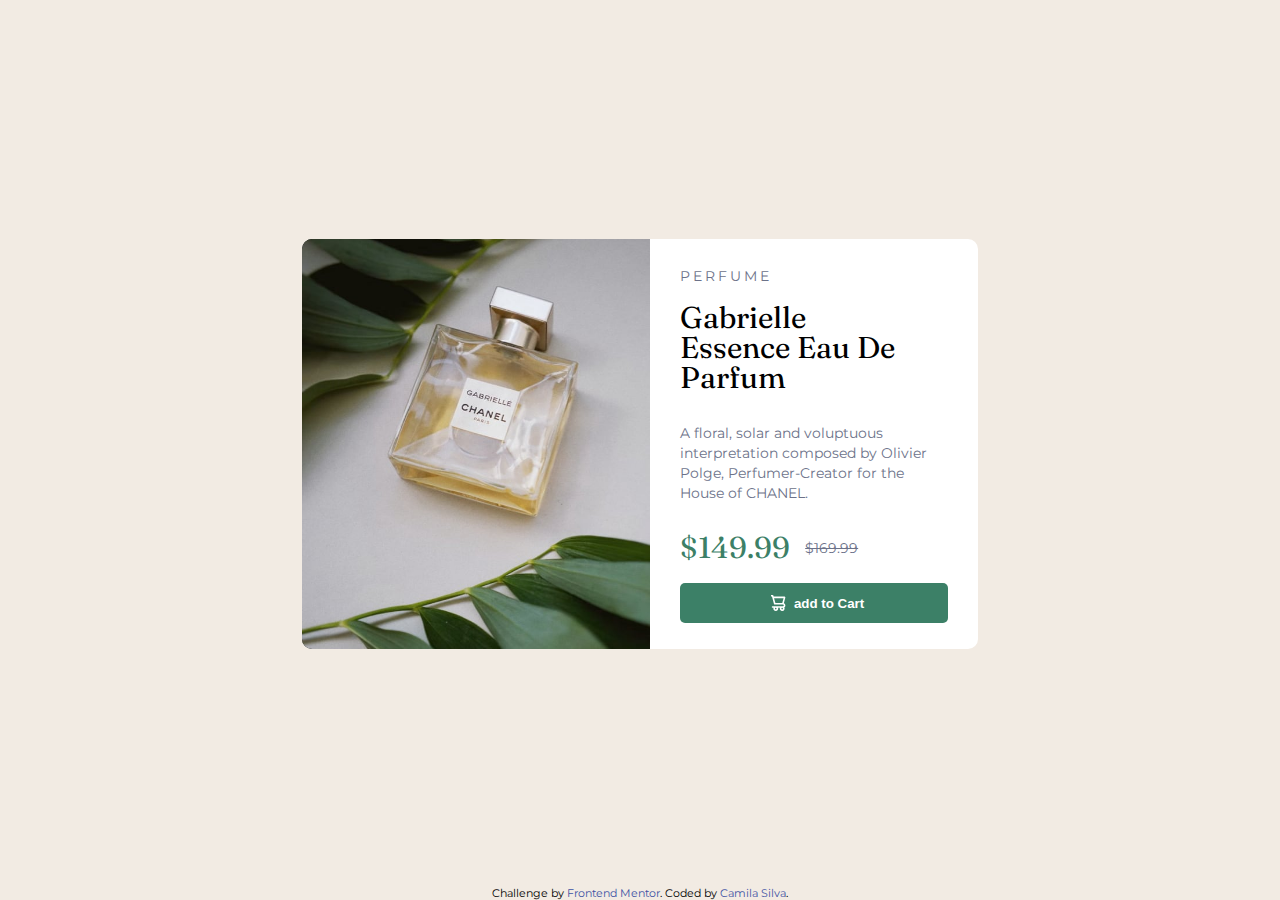
<file: card-ilustrativo-nilvel_novato/index.html>
<!DOCTYPE html>
<html lang="en">

<head>
  <meta charset="UTF-8">
  <meta name="viewport" content="width=device-width, initial-scale=1.0">
  <!-- displays site properly based on user's device -->

  <link rel="stylesheet" href="./assets/css/reset.css">
  <link rel="stylesheet" href="./assets/css/main.css">

  <link rel="preconnect" href="https://fonts.googleapis.com">
  <link rel="preconnect" href="https://fonts.gstatic.com" crossorigin>
  <link
    href="https://fonts.googleapis.com/css2?family=Fraunces:opsz,wght@9..144,700&family=Montserrat:wght@500;700&display=swap"
    rel="stylesheet">
  <link rel="icon" type="image/png" sizes="32x32" href="./assets/images/favicon-32x32.png">

  <title>Frontend Mentor | Product preview card component</title>

  <!-- Feel free to remove these styles or customise in your own stylesheet 👍 -->
  <style>
    .attribution {
      font-size: 11px;
      text-align: center;
    }

    .attribution a {
      color: hsl(228, 45%, 44%);
    }
  </style>
</head>

<body class="corpo-html">

  <main class="conteudo-principal">

    <div class="conteudo-principal__container-conteudo-principal">

      <div class="container-conteudo-principal__img-conteudo">

        <picture>

          <source media="(min-width: 710px)" srcset="./assets/images/image-product-desktop.jpg">

          <img src="./assets/images/image-product-mobile.jpg">
          

        </picture>
      </div>

      <div class="container-conteudo-principal__inf-produto">


        <h2 class="inf-produto__class-de-produto">Perfume</h2>

        <h1 class="inf-produto__nome-do-produto"> <span class="quebra-linha">Gabrielle </span> Essence Eau De Parfum
        </h1>

        <p class="inf-produto__parag-sobre-produto">A floral, solar and voluptuous interpretation composed by Olivier
          Polge,
          Perfumer-Creator for the House of CHANEL.</p>

        <div class="inf-produto__precos">
          <h2 class="precos__preco-produto-desconto">$149.99</h2>
          <h2 class="precos__preco-produto">$169.99</h2>
        </div>


        <button class="inf-produto__botao-comprar"> <span class="icone-carrinho"></span> add to Cart</button>


      </div>

    </div>

  </main>

  <footer>
    <div class="attribution">
      Challenge by <a href="https://www.frontendmentor.io?ref=challenge" target="_blank">Frontend Mentor</a>.
      Coded by <a href="#">Camila Silva</a>.
    </div>
  </footer>

</body>

</html>
</file>
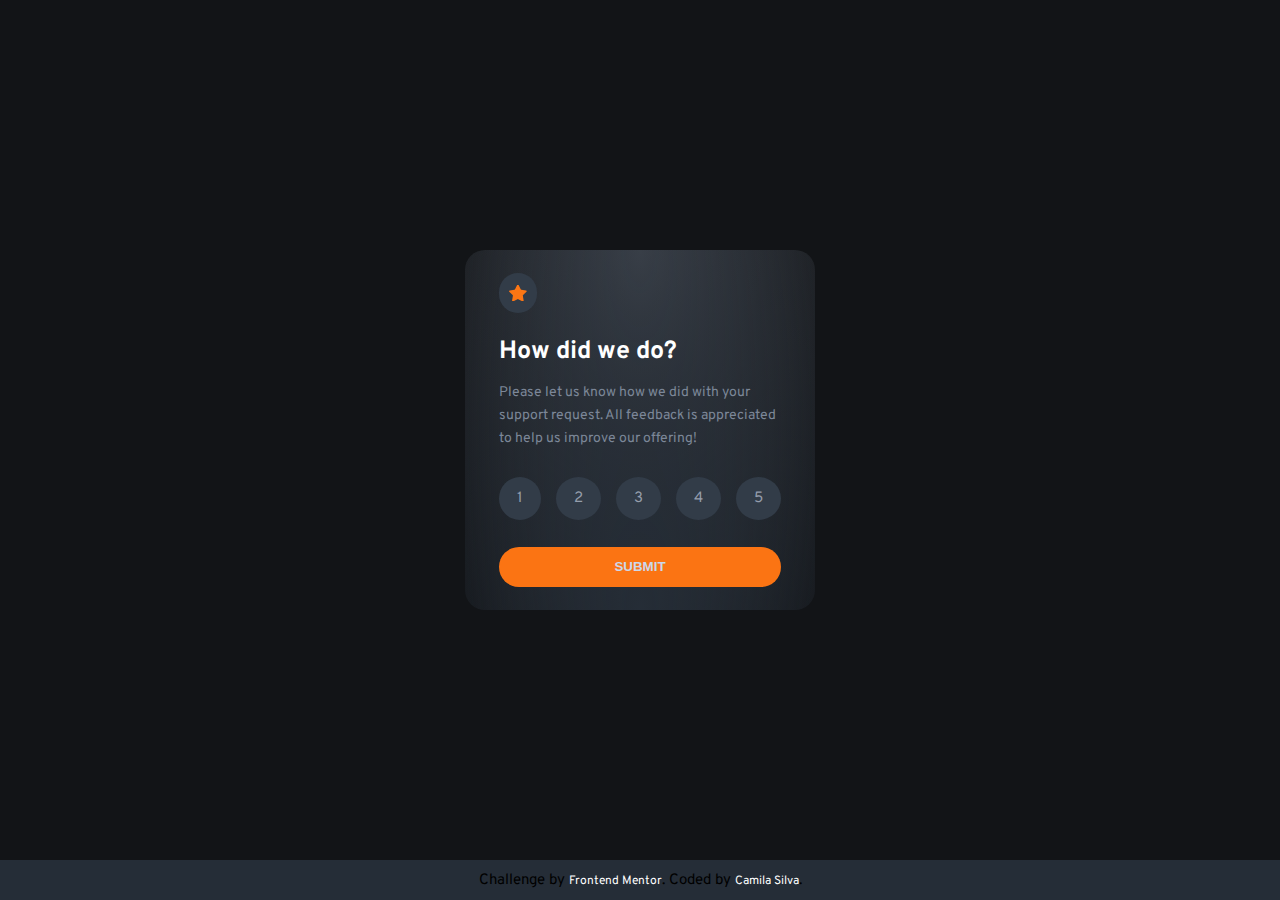
<file: card-interativo-notas/index.html>
<!DOCTYPE html>
<html lang="en">

<head>
  <meta charset="UTF-8">
  <meta name="viewport" content="width=device-width, initial-scale=0">
  <link rel="shortcut icon" href="./assets/images/favicon-32x32.png" type="image/x-icon">
  <title>Frontend Mentor | Interactive rating component</title>

  <link rel="stylesheet" href="./assets/style/reset.css">


  <link rel="preconnect" href="https://fonts.googleapis.com">
  <link rel="preconnect" href="https://fonts.gstatic.com" crossorigin>
  <link href="https://fonts.googleapis.com/css2?family=Overpass:wght@400;700&display=swap" rel="stylesheet">
  <link rel="stylesheet" href="./assets/style/css/main.css">

  <script src="./assets/javascript/main.js" defer></script>
</head>

<body class="pagina-corpo">

  <main class="conteudo-principal">
    <section class="secao-principal">
      <div class="secao-principal__container-secao">

        <div class="container-secao__container-icone"><span class="container-icone__estrela"></span></div>

        <h2 class="container-secao__titulo-secao">How did we do?</h2>

        <p class="container-secao__parag-secao">Please let us know how we did with your support request. All feedback is
          appreciated
          to help us improve our offering!
        </p>

        <ul class="container-secao__lista-avaliacao">
          <li class="lista-avaliacao_itens" value="1">1</li>
          <li class="lista-avaliacao_itens" value="2">2</li>
          <li class="lista-avaliacao_itens" value="3">3</li>
          <li class="lista-avaliacao_itens" value="4">4</li>
          <li class="lista-avaliacao_itens" value="5">5</li>
        </ul>

        <button class="container-secao__botao">Submit</button>

      </div>
    </section>


    <div class="container-agradecimento">
      <i class="container-agradecimento__botao-fechar">x</i>
      <img src="./assets/images/illustration-thank-you.svg" alt="" class="container-agradecimento__img">
      <span class="container-agradecimento__nota">
        You selected <span class="container-nota-escolhida">1</span> out of 5
      </span>

      <h3 class="container-agradecimento__titulo">Thank you!</h3>

      <p class="container-agradecimento__parag">We appreciate you taking the time to give a rating. If you ever need
        more support,
        don’t hesitate to get in touch!</p>

    </div>


  </main>






  <footer class="footer">
    <div class="attribution container-footer">
      <p class="container-footer__parag-footer">Challenge by <a href="https://www.frontendmentor.io?ref=challenge"
          target="_blank" class="parag-footer__ancora">Frontend Mentor</a>.
        Coded by <a href="#" class="parag-footer__ancora">Camila Silva</a>.</p>
    </div>
  </footer>

</body>

</html>
</file>
<file: card-ilustrativo-nilvel_novato/assets/css/main.css>
.corpo-html {
  font-family: "Montserrat", sans-serif;
  font-size: 1.4rem;
  max-width: 1440px;
  background-color: hsl(30deg, 38%, 92%);
  height: 100vh;
  overflow: hidden;
}

.conteudo-principal {
  height: calc(100vh - 1.2rem);
  display: flex;
  justify-content: center;
  align-items: center;
  padding: 1rem;
}

.conteudo-principal__container-conteudo-principal {
  display: flex;
  max-width: 676px;
  max-height: 410px;
  border-radius: 1rem;
  overflow: hidden;
  background-color: hsl(0deg, 0%, 100%);
}

.container-conteudo-principal__img-conteudo {
  background-color: rgb(6, 7, 7);
  flex: 1.3;
}

.container-conteudo-principal__img-conteudo picture img {
  width: 100%;
  max-height: 414px;
  object-fit: cover;
}

.container-conteudo-principal__inf-produto {
  flex: 1;
  padding: 3rem;
  flex-shrink: 3;
}
.container-conteudo-principal__inf-produto .inf-produto__class-de-produto {
  text-transform: uppercase;
  color: hsl(228deg, 12%, 48%);
  letter-spacing: 0.3rem;
}
.container-conteudo-principal__inf-produto .inf-produto__nome-do-produto {
  color: black;
  font-family: "Fraunces", serif;
  font-size: 3rem;
  padding: 2rem 0rem 3rem;
}
.container-conteudo-principal__inf-produto .inf-produto__nome-do-produto .quebra-linha {
  display: block;
}
.container-conteudo-principal__inf-produto .inf-produto__parag-sobre-produto {
  color: hsl(228deg, 12%, 48%);
  padding: 0rem 0rem 3rem;
  line-height: 2rem;
  text-align: left;
}
.container-conteudo-principal__inf-produto .inf-produto__precos {
  display: flex;
  gap: 1.5rem;
  align-items: center;
  padding-bottom: 2rem;
}
.container-conteudo-principal__inf-produto .inf-produto__precos .precos__preco-produto-desconto {
  color: hsl(158deg, 36%, 37%);
  font-family: "Fraunces", serif;
  font-size: 3rem;
}
.container-conteudo-principal__inf-produto .inf-produto__precos .precos__preco-produto {
  color: hsl(228deg, 12%, 48%);
  text-decoration: line-through;
}
.container-conteudo-principal__inf-produto .inf-produto__botao-comprar {
  width: 100%;
  height: 4rem;
  background-color: hsl(158deg, 36%, 37%);
  border: none;
  border-radius: 0.5rem;
  color: hsl(0deg, 0%, 100%);
  font-weight: 700;
  cursor: pointer;
  transition: background-color 0.3s ease-in-out;
  display: flex;
  justify-content: center;
  align-items: center;
}
.container-conteudo-principal__inf-produto .inf-produto__botao-comprar .icone-carrinho {
  background-image: url("../images/icon-cart.svg");
  background-repeat: no-repeat;
  background-position: center;
  display: inline-block;
  height: 2rem;
  width: 3rem;
}
.container-conteudo-principal__inf-produto .inf-produto__botao-comprar:hover {
  background-color: hsl(157deg, 37%, 22%);
}

@media (max-width: 710px) {
  html {
    font-size: 50%;
  }
  .corpo-html {
    display: flex;
    justify-content: center;
    align-items: center;
    flex-direction: column;
    padding-top: 2.9rem;
  }
  .conteudo-principal {
    width: 70%;
    height: 900px;
    margin-bottom: 3rem;
  }
  .conteudo-principal__container-conteudo-principal {
    flex-direction: column;
    max-height: 600px;
  }
  .container-conteudo-principal__img-conteudo {
    height: 300px;
    flex: none;
  }
  .container-conteudo-principal__img-conteudo picture img {
    height: 100%;
  }
  .container-conteudo-principal__inf-produto .inf-produto__nome-do-produto > .quebra-linha {
    display: inline;
  }
}
@media (max-width: 460px) {
  html {
    font-size: 40%;
  }
}
@media (max-width: 380px) {
  .container-conteudo-principal__img-conteudo {
    height: 232px;
  }
}

/*# sourceMappingURL=main.css.map */
</file>
<file: card-interativo-notas/assets/style/css/main.css>
.pagina-corpo {
  font-size: 1.5rem;
  font-family: "Overpass", sem serifa;
  background-color: hsl(216deg, 12%, 8%);
  height: 100vh;
  display: flex;
  flex-direction: column;
  justify-content: center;
  align-items: center;
}

.conteudo-principal {
  height: calc(100vh - 40px);
  display: flex;
  align-items: center;
  justify-content: center;
  position: relative;
}

.secao-principal {
  background-color: hsl(213deg, 19%, 18%);
  background: radial-gradient(ellipse at bottom, hsl(213deg, 19%, 18%), transparent), radial-gradient(ellipse at top, hsl(216deg, 10%, 28%), transparent);
  border-radius: 2rem;
  height: 360px;
  width: 350px;
  display: flex;
  align-items: center;
  padding: 2rem 3.4rem;
  user-select: none;
}
.secao-principal .secao-principal__container-secao {
  height: 100%;
  width: 100%;
  display: flex;
  flex-direction: column;
  justify-content: space-around;
}
.secao-principal .secao-principal__container-secao .container-secao__container-icone {
  background-color: hsl(213deg, 18%, 24%);
  border-radius: 2rem;
  display: flex;
  align-items: center;
  justify-content: center;
  width: 3.8rem;
  height: 4rem;
}
.secao-principal .secao-principal__container-secao .container-secao__container-icone .container-icone__estrela {
  display: inline-block;
  background-image: url("../../images/icon-star.svg");
  background-repeat: no-repeat;
  background-size: cover;
  background-position: center;
  height: 1.6rem;
  width: 1.8rem;
}
.secao-principal .secao-principal__container-secao .container-secao__titulo-secao {
  color: hsl(0deg, 0%, 100%);
  font-size: 2.5rem;
  font-weight: 700;
  padding: 1rem 0rem 1rem 0rem;
  margin-top: 1rem;
  text-align: left;
}
.secao-principal .secao-principal__container-secao .container-secao__parag-secao {
  color: hsl(216deg, 12%, 54%);
  text-align: left;
  line-height: 2.3rem;
  font-size: 1.4rem;
}
.secao-principal .secao-principal__container-secao .container-secao__lista-avaliacao {
  display: flex;
  justify-content: space-around;
  gap: 1.5rem;
  margin: 2rem 0rem;
  width: 100%;
}
.secao-principal .secao-principal__container-secao .container-secao__lista-avaliacao .lista-avaliacao_itens {
  color: hsl(217deg, 12%, 63%);
  background-color: hsl(213deg, 18%, 24%);
  padding: 1.4rem 1.8rem;
  border-radius: 100%;
  cursor: pointer;
  transition: 0.2s linear;
}
.secao-principal .secao-principal__container-secao .container-secao__lista-avaliacao .lista-avaliacao_itens:hover {
  color: hsl(0deg, 0%, 100%);
  background-color: hsl(217deg, 12%, 63%);
}
.secao-principal .secao-principal__container-secao .container-secao__lista-avaliacao .lista-avaliacao_itens--selecionado {
  color: hsl(0deg, 0%, 100%);
  background-color: hsl(25deg, 97%, 53%);
  padding: 1.4rem 1.8rem;
  border-radius: 100%;
  cursor: pointer;
}
.secao-principal .secao-principal__container-secao .container-secao__botao {
  background-color: hsl(25deg, 97%, 53%);
  color: hsl(217deg, 44%, 86%);
  text-transform: uppercase;
  border: none;
  border-radius: 2rem;
  width: 100%;
  height: 4rem;
  cursor: pointer;
  transition: 0.2s linear;
  font-weight: 700;
}
.secao-principal .secao-principal__container-secao .container-secao__botao:hover {
  color: hsl(25deg, 97%, 53%);
  background-color: hsl(0deg, 0%, 100%);
}

.esconder-secao-principal {
  display: none;
}

.container-agradecimento {
  display: none;
}

.mostrar-container-agradecimento {
  color: hsl(0deg, 0%, 100%);
  display: flex;
  flex-direction: column;
  justify-content: center;
  align-items: center;
  text-align: center;
  background: radial-gradient(ellipse at bottom, hsl(213deg, 19%, 18%), transparent), radial-gradient(ellipse at top, hsl(216deg, 10%, 28%), transparent);
  border-radius: 2rem;
  height: 320px;
  width: 350px;
  padding: 0rem 2rem;
  user-select: none;
  position: absolute;
}
.mostrar-container-agradecimento .container-agradecimento__img {
  width: 150px;
}
.mostrar-container-agradecimento .container-agradecimento__nota {
  color: hsl(25deg, 97%, 53%);
  background-color: rgb(50, 62, 74);
  border-radius: 2rem;
  padding: 0.8rem 1.5rem;
  font-size: 1.2rem;
  margin: 2.5rem 0rem 3rem;
}
.mostrar-container-agradecimento .container-agradecimento__titulo {
  font-size: 2rem;
  font-weight: 700;
  margin-bottom: 1.5rem;
}
.mostrar-container-agradecimento .container-agradecimento__parag {
  font-size: 1.2rem;
  line-height: 2rem;
  color: hsl(216deg, 12%, 54%);
}
.mostrar-container-agradecimento .container-agradecimento__botao-fechar {
  font-size: 2rem;
  position: absolute;
  right: 1.5rem;
  top: 1rem;
  cursor: pointer;
  transition: transform 0.2s linear;
}
.mostrar-container-agradecimento .container-agradecimento__botao-fechar:hover {
  transform: scale(1.2);
}

.footer {
  background-color: hsl(213deg, 19%, 18%);
  width: 100%;
  height: 40px;
  display: flex;
  justify-content: center;
  align-items: center;
}
.footer .container-footer {
  text-align: center;
}
.footer .container-footer .parag-footer__ancora {
  color: hsl(0deg, 0%, 100%);
  font-size: 1.2rem;
}

@media (max-width: 370px) {
  html {
    font-size: 50%;
  }
  .secao-principal {
    width: 300px;
    height: 300px;
  }
  .secao-principal .secao-principal__container-secao > .container-secao__parag-secao {
    font-size: 1.6rem;
  }
  .container-agradecimento {
    width: 300px;
    height: 300px;
  }
  .container-agradecimento .container-agradecimento__img {
    width: 130px;
  }
  .container-agradecimento .container-agradecimento__nota {
    padding: 0.8rem 1.5rem;
    font-size: 1.3rem;
  }
  .container-agradecimento .container-agradecimento__titulo {
    font-size: 2.5rem;
  }
  .container-agradecimento .container-agradecimento__parag {
    font-size: 1.5rem;
  }
  .container-footer .container-footer__parag-footer {
    font-size: 1.6rem;
  }
  .container-footer .container-footer__parag-footer .parag-footer__ancora {
    font-size: 1.3rem;
  }
}
@media (max-width: 310px) {
  html {
    font-size: 40%;
  }
  .secao-principal {
    width: 260px;
    height: 260px;
  }
  .secao-principal .secao-principal__container-secao .container-secao__titulo-secao {
    font-size: 3.5rem;
  }
  .secao-principal .secao-principal__container-secao > .container-secao__parag-secao {
    font-size: 1.8rem;
  }
  .container-agradecimento {
    width: 260px;
    height: 260px;
  }
  .container-agradecimento .container-agradecimento__img {
    width: 110px;
  }
  .container-agradecimento .container-agradecimento__nota {
    padding: 0.8rem 1.5rem;
    font-size: 1.5rem;
  }
  .container-agradecimento .container-agradecimento__titulo {
    font-size: 3rem;
  }
  .container-agradecimento .container-agradecimento__parag {
    font-size: 1.7rem;
  }
  .container-footer .container-footer__parag-footer {
    font-size: 1.8rem;
  }
  .container-footer .container-footer__parag-footer .parag-footer__ancora {
    font-size: 1.5rem;
  }
}

/*# sourceMappingURL=main.css.map */
</file>
